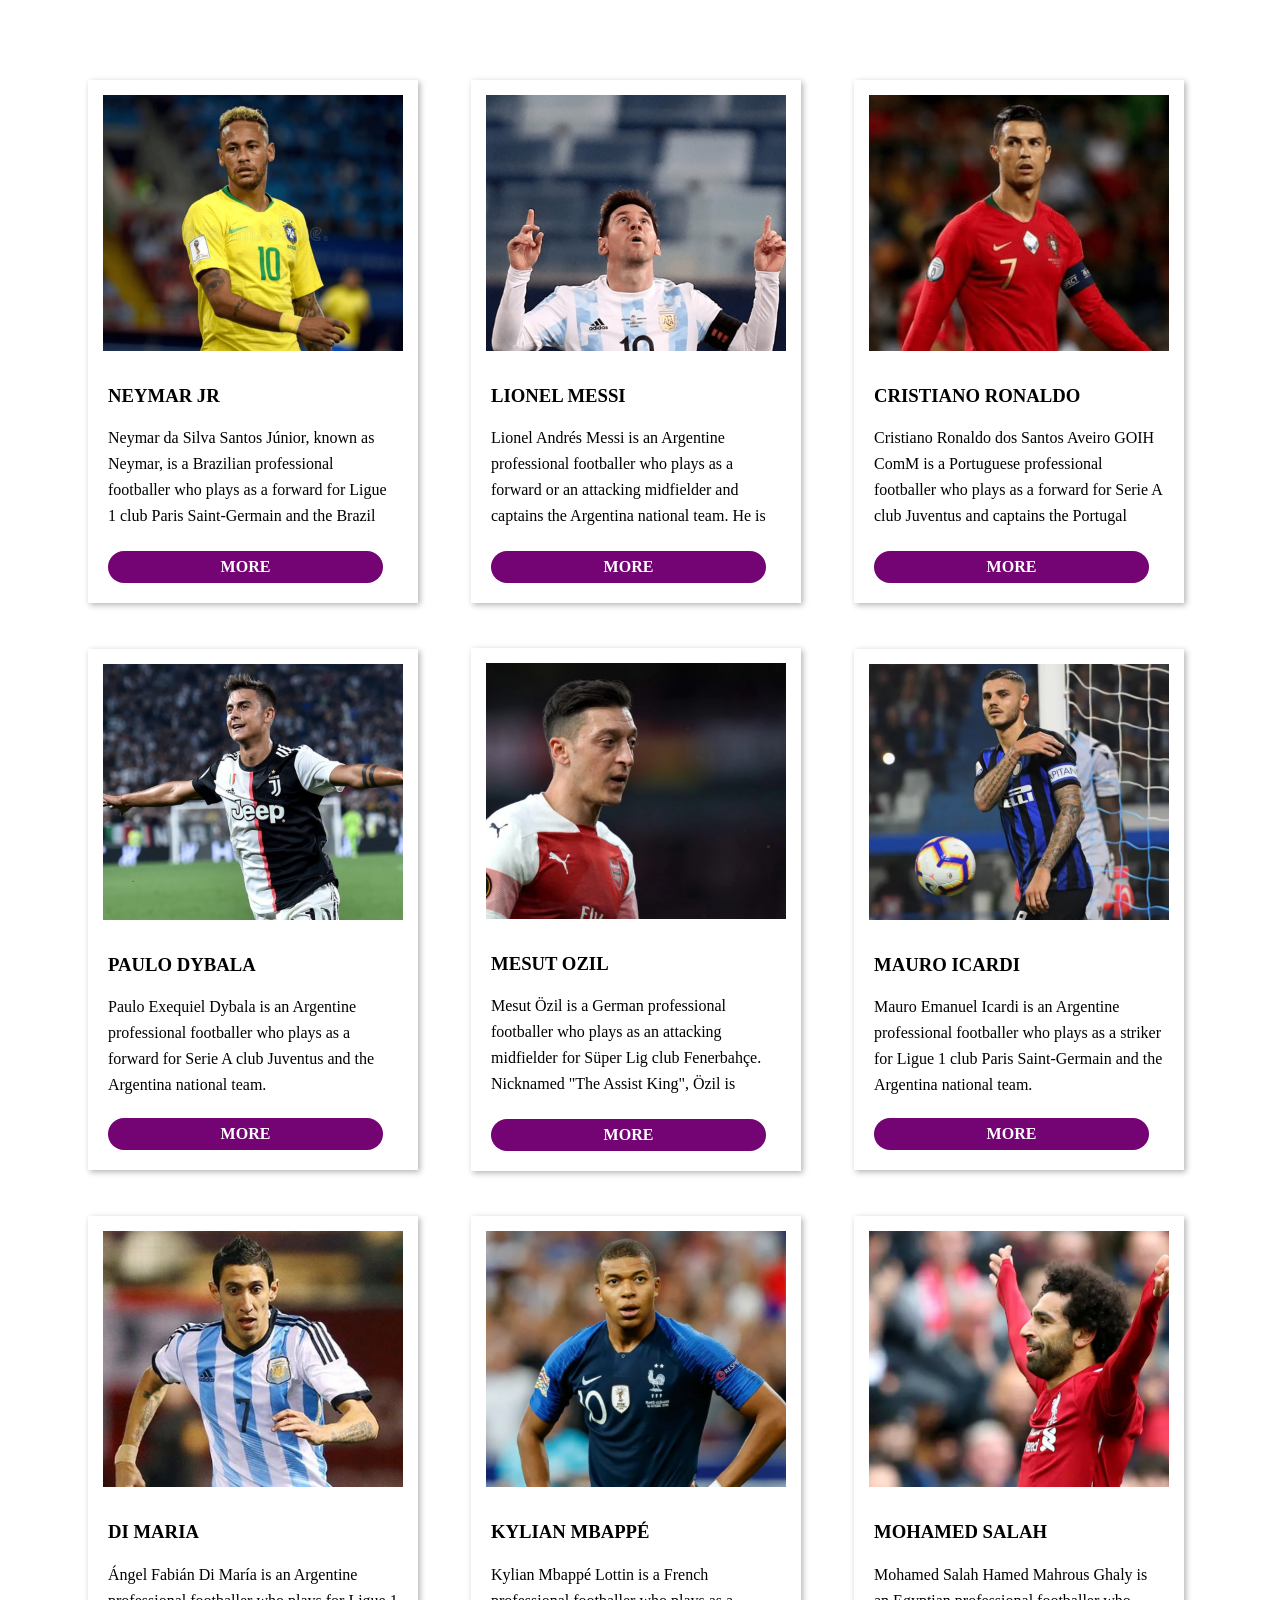
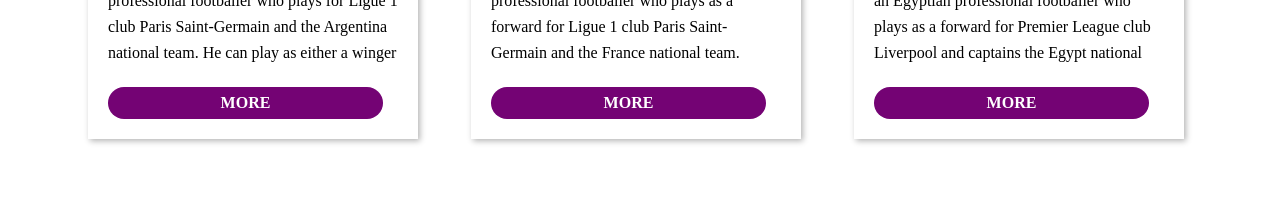
<file: card.html>
<!DOCTYPE html>
<html lang="en">
<head>
    <meta charset="UTF-8">
    <meta http-equiv="X-UA-Compatible" content="IE=edge">
    <meta name="viewport" content="width=device-width, initial-scale=1.0">
    <title>Document</title>
    <link rel="stylesheet" href="players.css">
</head>
<body>
    <section class="container-players">
        <main class="players">
            <article class="player">
                <img src="images/players/player-1-min.png" alt="">
                <div class="text">
                    <h3>Neymar Jr</h3>
                    <p>Neymar da Silva Santos Júnior, known as Neymar, is a Brazilian professional footballer who plays as a forward for Ligue 1 club Paris Saint-Germain and the Brazil national team. He is widely regarded as one of the best players in the world.</p>
                   <a target="_blank" href="https://en.wikipedia.org/wiki/Neymar">More</a>
                </div>
            </article>
            <article class="player" >
                <img src="images/players/player-2-min.png" alt="">
                <div class="text">
                    <h3>Lionel Messi</h3>
                    <p>Lionel Andrés Messi is an Argentine professional footballer who plays as a forward or an attacking midfielder and captains the Argentina national team. He is currently a free agent, having played all his professional career for La Liga club FC Barcelona, whom he captained from 2018 to 2021</p>
                    <a target="_blank" href="https://en.wikipedia.org/wiki/Messi">More</a>
                   
                </div>
            </article>
            <article class="player">
                <img src="images/players/player-3-min.png" alt="">
                <div class="text">
                    <h3>Cristiano Ronaldo</h3>
                    <p>Cristiano Ronaldo dos Santos Aveiro GOIH ComM is a Portuguese professional footballer who plays as a forward for Serie A club Juventus and captains the Portugal national team.</p>
                    <a target="_blank" href="https://en.wikipedia.org/wiki/Ronaldo">More</a>
                </div>
            </article>
            <article class="player">
                <img src="images/players/player-4.png" alt="">
                <div class="text">
                    <h3>Paulo Dybala</h3>
                    <p>Paulo Exequiel Dybala is an Argentine professional footballer who plays as a forward for Serie A club Juventus and the Argentina national team.</p>
                    <a target="_blank" href="https://en.wikipedia.org/wiki/Paulo Dybala">More</a>
                </div>
            </article>
            <article class="player">
                <img src="images/players/player-5.png" alt="">
                <div class="text">
                    <h3>Mesut Ozil</h3>
                    <p>Mesut Özil is a German professional footballer who plays as an attacking midfielder for Süper Lig club Fenerbahçe. Nicknamed "The Assist King", Özil is known for his technical skills, creativity, agility, and finesse. He has also played as a wide midfielder in his career.</p>
                    <a target="_blank" href="https://en.wikipedia.org/wiki/Mesut Ozil">More</a>
                </div>
            </article>
            <article class="player">
                <img src="images/players/player-6.png" alt="">
                <div class="text">
                    <h3>Mauro Icardi</h3>
                    <p>Mauro Emanuel Icardi is an Argentine professional footballer who plays as a striker for Ligue 1 club Paris Saint-Germain and the Argentina national team.</p>
                    <a target="_blank" href="https://en.wikipedia.org/wiki/Mauro Icardi">More</a>
                    
                </div>
            </article>
            <article class="player">
                <img src="images/players/player-7.png" alt="">
                <div class="text">
                    <h3>Di Maria</h3>
                    <p>Ángel Fabián Di María is an Argentine professional footballer who plays for Ligue 1 club Paris Saint-Germain and the Argentina national team. He can play as either a winger or attacking midfielder.</p>
                    <a target="_blank" href="https://en.wikipedia.org/wiki/Di Maria">More</a>
                </div>
            </article>
            <article class="player">
                <img src="images/players/player-8.png" alt="">
                <div class="text">
                    <h3>Kylian Mbappé</h3>
                    <p>Kylian Mbappé Lottin is a French professional footballer who plays as a forward for Ligue 1 club Paris Saint-Germain and the France national team. Mbappé began his senior career with Ligue 1 club Monaco, making his professional debut in 2015, aged 16.</p>
                    <a target="_blank" href="https://en.wikipedia.org/wiki/Kylian Mbappé">More</a>
                </div>
            </article>
            <article class="player">
                <img src="images/players/player-9.png" alt="">
                <div class="text">
                    <h3>Mohamed Salah</h3>
                    <p>Mohamed Salah Hamed Mahrous Ghaly is an Egyptian professional footballer who plays as a forward for Premier League club Liverpool and captains the Egypt national team. Considered one of the best players in the world, he is known for his finishing, dribbling, and speed.</p>
                    <a target="_blank" href="https://en.wikipedia.org/wiki/Mohamed Salah">More</a>
                </div>
            </article>
        </main>
    </section>
</body>
</html>
</file>
<file: players.css>
.players{
    margin: 80px;
    display: grid;
    grid-template-columns: repeat(3,1fr);
    /* row-gap: 45px;
    column-gap: 45px; */
    grid-gap: 45px;
    align-items: center;
    
}
.players img{
    width: 300px;
    /* height: 200px; */
    /* width: 300px; */
    height: 256px;
    /* border-top-left-radius: 20px;
    border-top-right-radius: 20px; */

    margin: 15px;
    
}
.players .player{
   

        display: flex;
        flex-direction: column;
        align-items: center;
        padding: 0px;
        width: 330px;
        box-shadow: 2px 2px 6px 0px rgba(0,0,0,0.3);
        /* border-radius: 20px; */
        transition: transform .3s;
        /* height: 474px; */
        overflow: hidden;

}
.text p{
    font-size: 16px;
}


.players .player:hover{
    transform: translateY(5px);
    box-shadow: 2px 2px 26px 0px rgba(0,0,0,0.3);
}
.text{
    padding: 0 20px 20px;
}

.text h3{
    text-transform: uppercase;
}
.text p{
    display: block;
    text-overflow: ellipsis;
    word-wrap: break-word;
    overflow: hidden;
    max-height: 6.6em;
    line-height: 26px;
}


.text a{
    text-align: center;
    display: block;
    
    background-color: rgb(116, 3, 116);
    border-radius: 20px;
    border: none;
    color: white;
    padding: 7px;
    width: 90%;
    font-weight: 600;
    text-transform: uppercase;
    cursor: pointer;
    text-decoration: none;
    margin-top: 20px;

}

/* Media query added */

/* Mobile Device */

@media only screen and (max-width:688px){
    .container-player{
        width: 100%;
    }
    .players{
        /* background-color:aqua; */
        grid-template-columns: repeat(1, 1fr);
       margin: 40px;
        
    }
    .player{
        flex-direction: row;
        
    }
}


/* Ipad  */

@media only screen and (min-width:688px) and (max-width:992px){
    .container-player{
        width: 100%;
    }
    .players{
        /* background-color:aqua; */
        grid-template-columns: repeat(2, 1fr);
        margin: 35px;
        

    }
    
        

    }
    .player{
        flex-direction: column;
    }
   
}
</file>
